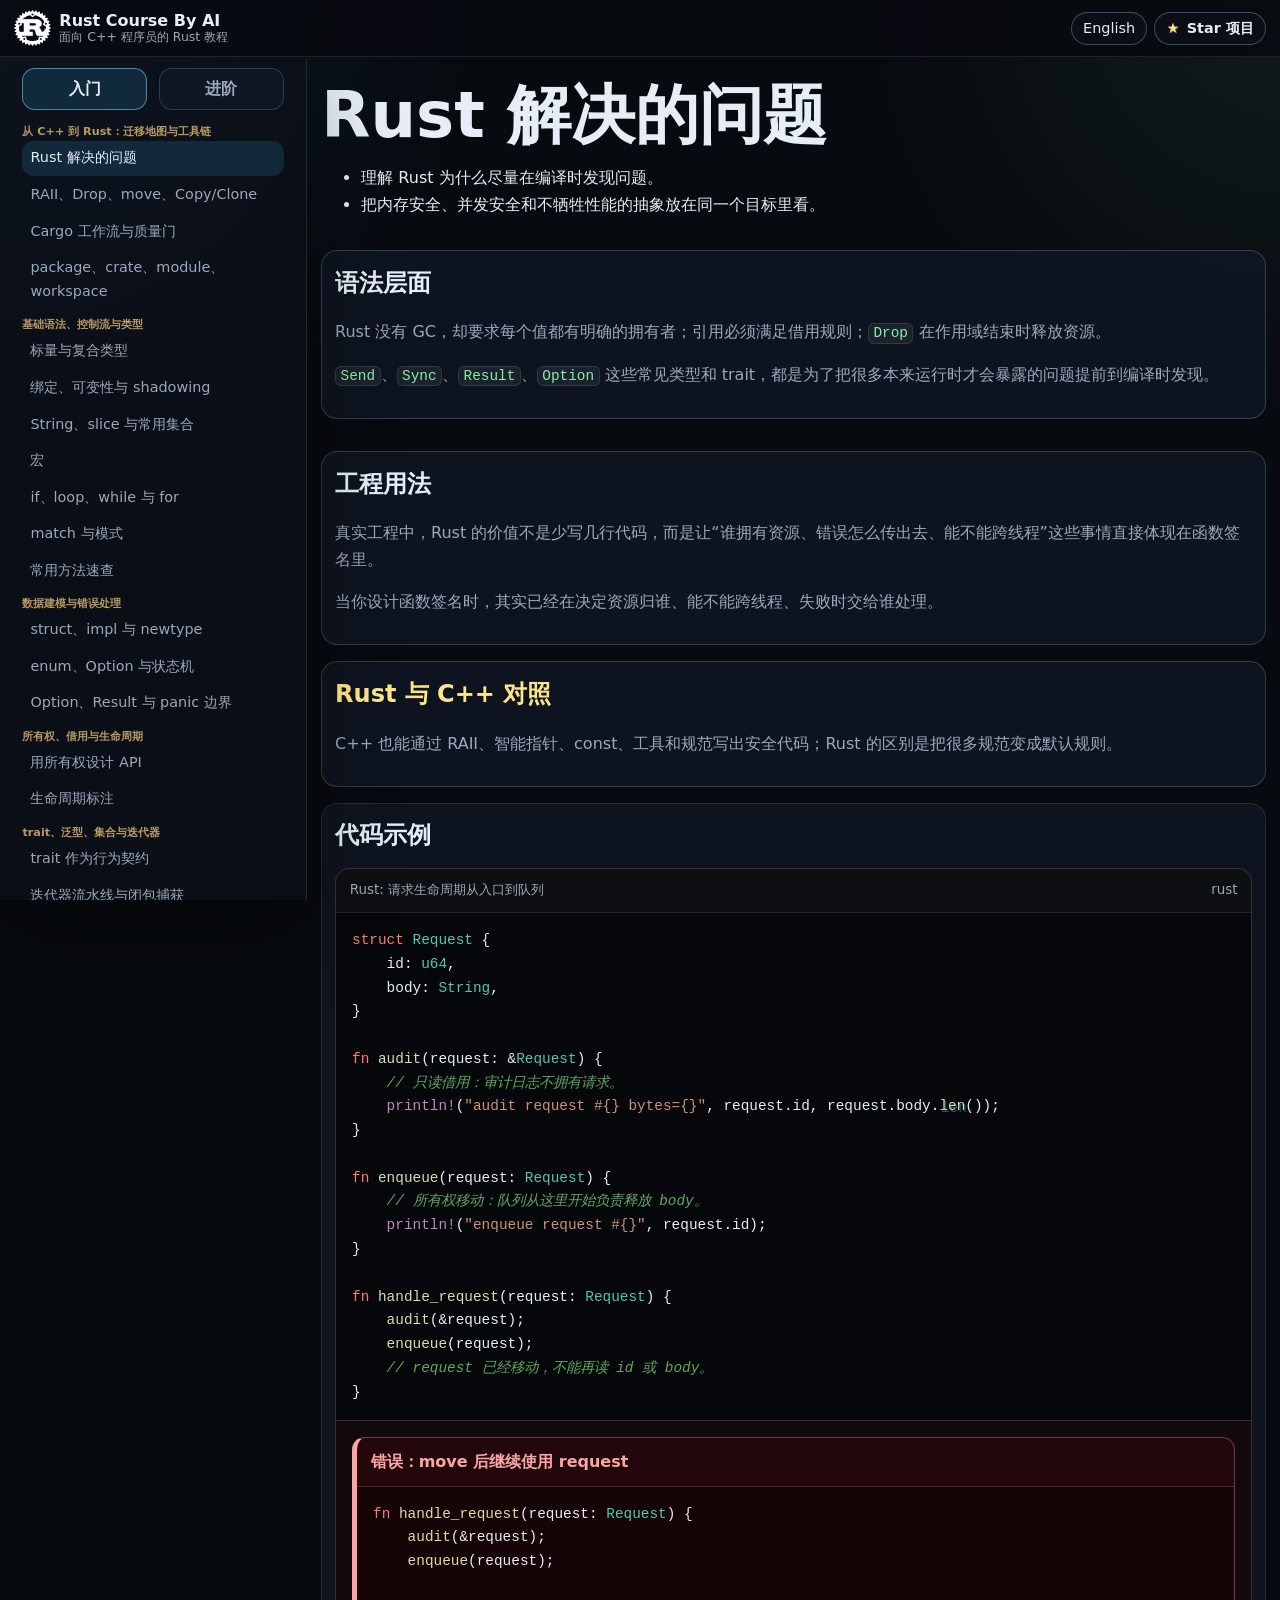
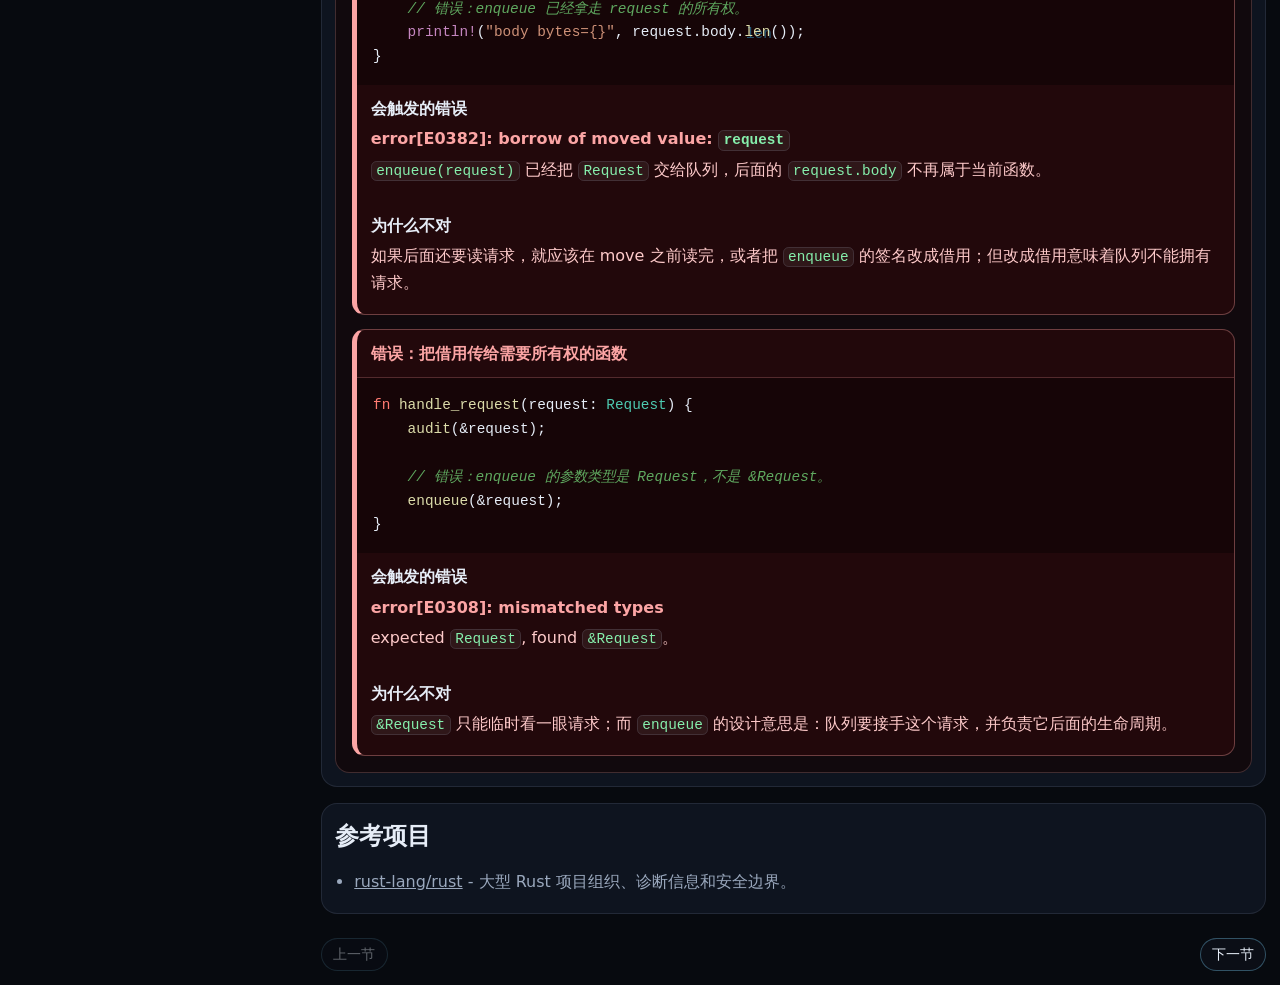
<file: index.html>
<!doctype html>
<html lang="zh">
  <head>
    <meta charset="utf-8">
    <meta name="viewport" content="width=device-width, initial-scale=1">
    <title>Rust Course By AI - Rust for C++ Engineers</title>
    <meta name="description" content="A Rust course for C++ programmers, from syntax and mental models to real engineering practice.">
    <link rel="icon" href="assets/rust-logo-favicon.svg" type="image/svg+xml">
    <link rel="stylesheet" href="assets/styles.css?v=20260718-161748">
  </head>
  <body>
    <div class="app-shell">
      <header class="site-header">
        <a class="brand" href="#rust-vs-cpp-model" aria-label="Rust Course By AI home">
          <img class="brand-mark" src="assets/rust-logo-white.svg" alt="" aria-hidden="true">
          <span>
            <strong>Rust Course By AI</strong>
            <small id="brandSubtitle">Rust for C++ Engineers</small>
          </span>
        </a>
        <div class="header-actions">
          <button id="languageToggle" class="language-toggle" type="button">中文 / English</button>
          <a
            id="starCta"
            class="repo-link star-cta"
            href="https://github.com/DexterDreeeam/RustCourseByAi"
            target="_blank"
            rel="noreferrer"
            aria-label="Star RustCourseByAi on GitHub"
          >
            <span class="star-cta-icon" aria-hidden="true">★</span>
            <span data-star-label>Star</span>
            <span class="star-cta-count" data-star-count hidden></span>
          </a>
        </div>
      </header>

      <div class="layout">
        <aside class="sidebar" aria-label="Course navigation">
          <nav id="sidebarNav"></nav>
        </aside>

        <main class="main-content">
          <article id="courseRoot" class="lesson" aria-live="polite"></article>
        </main>
      </div>
    </div>

    <noscript>
      <div class="noscript">This tutorial needs JavaScript to render the course navigation.</div>
    </noscript>

    <script src="content/course-helpers.js?v=20260718-161748"></script>
    <script src="content/references.js?v=20260718-161748"></script>
    <script src="content/beginner/01-cpp-to-rust-map.js?v=20260718-161748"></script>
    <script src="content/beginner/02-toolchain-project-shape.js?v=20260718-161748"></script>
    <script src="content/beginner/03-syntax-values-types.js?v=20260718-161748"></script>
    <script src="content/beginner/03-control-flow-patterns.js?v=20260718-161748"></script>
    <script src="content/beginner/04-ownership-borrowing-lifetimes.js?v=20260718-161748"></script>
    <script src="content/beginner/05-data-modeling.js?v=20260718-161748"></script>
    <script src="content/beginner/06-error-boundaries.js?v=20260718-161748"></script>
    <script src="content/beginner/07-traits-generics-basic.js?v=20260718-161748"></script>
    <script src="content/beginner/08-collections-iterators-closures.js?v=20260718-161748"></script>
    <script src="content/beginner/09-modules-tests-docs.js?v=20260718-161748"></script>
    <script src="content/beginner/10-beginner-capstone.js?v=20260718-161748"></script>
    <script src="content/advanced/01-workspace-architecture.js?v=20260718-161748"></script>
    <script src="content/advanced/02-public-api-semver.js?v=20260718-161748"></script>
    <script src="content/advanced/03-advanced-traits-generics.js?v=20260718-161748"></script>
    <script src="content/advanced/04-async-runtime-boundaries.js?v=20260718-161748"></script>
    <script src="content/advanced/05-concurrency-communication.js?v=20260718-161748"></script>
    <script src="content/advanced/06-observability-errors.js?v=20260718-161748"></script>
    <script src="content/advanced/07-performance-engineering.js?v=20260718-161748"></script>
    <script src="content/advanced/12-lifetimes-coercions.js?v=20260718-161748"></script>
    <script src="content/advanced/08-unsafe-ffi.js?v=20260718-161748"></script>
    <script src="content/advanced/09-macros-codegen.js?v=20260718-161748"></script>
    <script src="content/advanced/10-testing-ci-release.js?v=20260718-161748"></script>
    <script src="content/advanced/11-advanced-capstone.js?v=20260718-161748"></script>
    <script src="content/course-data.js?v=20260718-161748"></script>
    <script src="assets/app.js?v=20260718-161748"></script>
  </body>
</html>
</file>
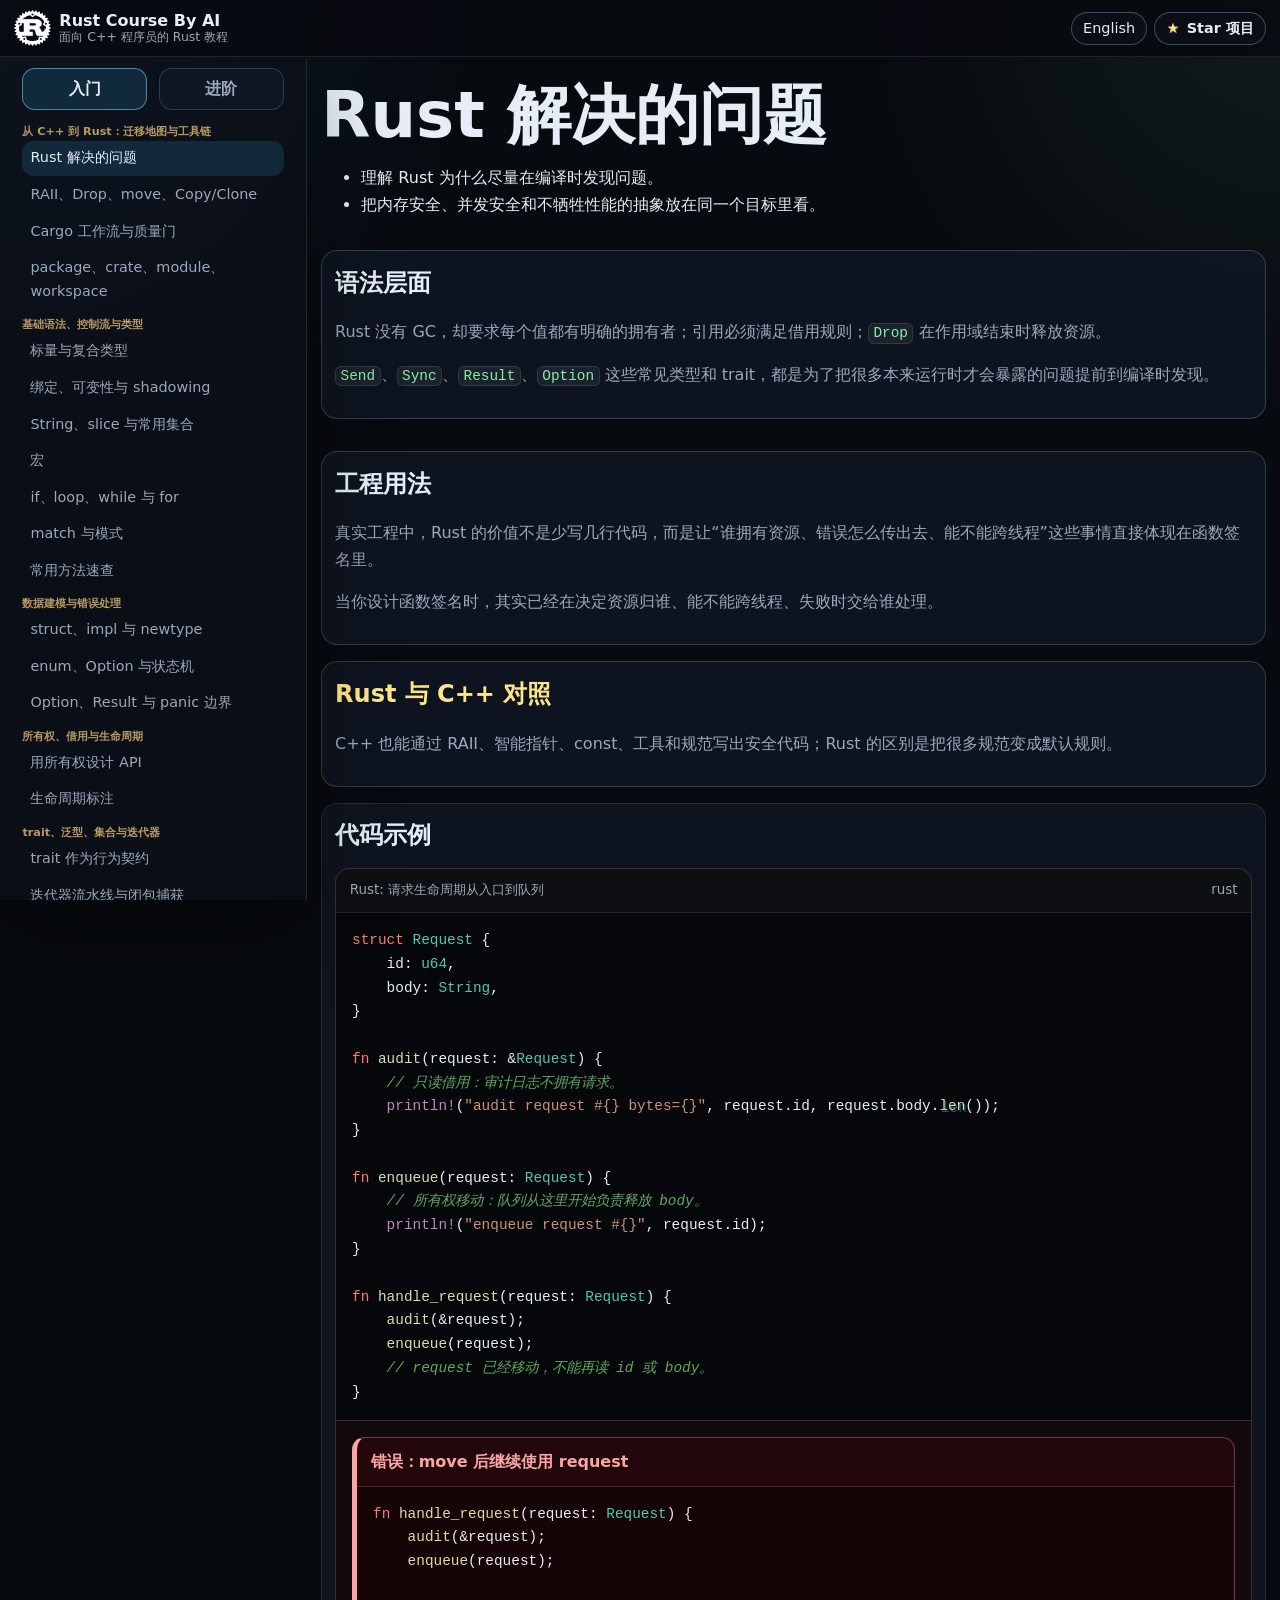
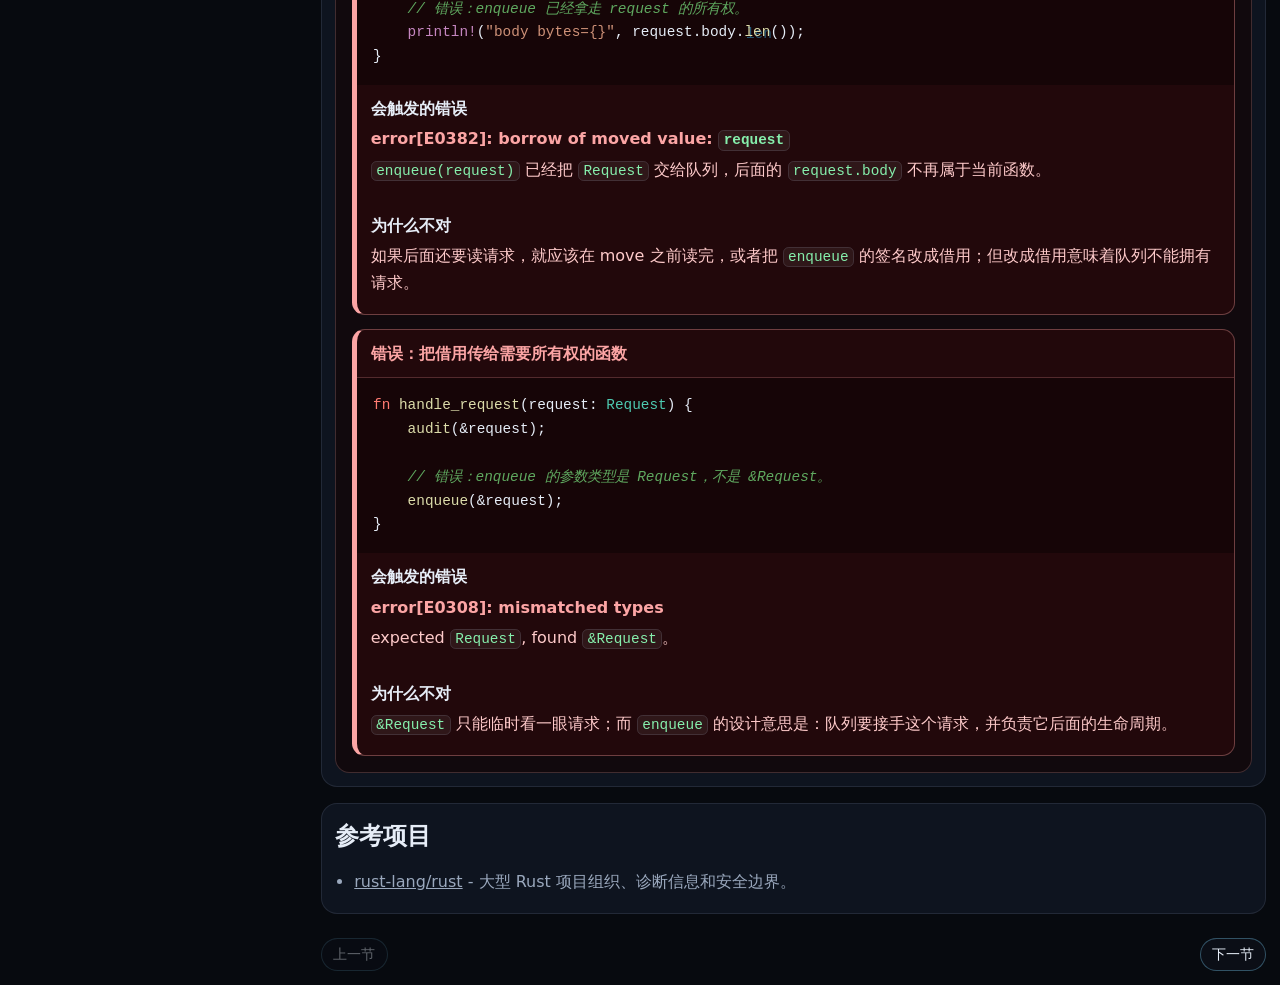
<file: docs/index.html>
<!doctype html>
<html lang="zh">
  <head>
    <meta charset="utf-8">
    <meta name="viewport" content="width=device-width, initial-scale=1">
    <title>Rust Course By AI - Rust for C++ Engineers</title>
    <meta name="description" content="A Rust course for C++ programmers, from syntax and mental models to real engineering practice.">
    <link rel="icon" href="assets/rust-logo-favicon.svg" type="image/svg+xml">
    <link rel="stylesheet" href="assets/styles.css?v=20260718-161748">
  </head>
  <body>
    <div class="app-shell">
      <header class="site-header">
        <a class="brand" href="#rust-vs-cpp-model" aria-label="Rust Course By AI home">
          <img class="brand-mark" src="assets/rust-logo-white.svg" alt="" aria-hidden="true">
          <span>
            <strong>Rust Course By AI</strong>
            <small id="brandSubtitle">Rust for C++ Engineers</small>
          </span>
        </a>
        <div class="header-actions">
          <button id="languageToggle" class="language-toggle" type="button">中文 / English</button>
          <a
            id="starCta"
            class="repo-link star-cta"
            href="https://github.com/DexterDreeeam/RustCourseByAi"
            target="_blank"
            rel="noreferrer"
            aria-label="Star RustCourseByAi on GitHub"
          >
            <span class="star-cta-icon" aria-hidden="true">★</span>
            <span data-star-label>Star</span>
            <span class="star-cta-count" data-star-count hidden></span>
          </a>
        </div>
      </header>

      <div class="layout">
        <aside class="sidebar" aria-label="Course navigation">
          <nav id="sidebarNav"></nav>
        </aside>

        <main class="main-content">
          <article id="courseRoot" class="lesson" aria-live="polite"></article>
        </main>
      </div>
    </div>

    <noscript>
      <div class="noscript">This tutorial needs JavaScript to render the course navigation.</div>
    </noscript>

    <script src="content/course-helpers.js?v=20260718-161748"></script>
    <script src="content/references.js?v=20260718-161748"></script>
    <script src="content/beginner/01-cpp-to-rust-map.js?v=20260718-161748"></script>
    <script src="content/beginner/02-toolchain-project-shape.js?v=20260718-161748"></script>
    <script src="content/beginner/03-syntax-values-types.js?v=20260718-161748"></script>
    <script src="content/beginner/03-control-flow-patterns.js?v=20260718-161748"></script>
    <script src="content/beginner/04-ownership-borrowing-lifetimes.js?v=20260718-161748"></script>
    <script src="content/beginner/05-data-modeling.js?v=20260718-161748"></script>
    <script src="content/beginner/06-error-boundaries.js?v=20260718-161748"></script>
    <script src="content/beginner/07-traits-generics-basic.js?v=20260718-161748"></script>
    <script src="content/beginner/08-collections-iterators-closures.js?v=20260718-161748"></script>
    <script src="content/beginner/09-modules-tests-docs.js?v=20260718-161748"></script>
    <script src="content/beginner/10-beginner-capstone.js?v=20260718-161748"></script>
    <script src="content/advanced/01-workspace-architecture.js?v=20260718-161748"></script>
    <script src="content/advanced/02-public-api-semver.js?v=20260718-161748"></script>
    <script src="content/advanced/03-advanced-traits-generics.js?v=20260718-161748"></script>
    <script src="content/advanced/04-async-runtime-boundaries.js?v=20260718-161748"></script>
    <script src="content/advanced/05-concurrency-communication.js?v=20260718-161748"></script>
    <script src="content/advanced/06-observability-errors.js?v=20260718-161748"></script>
    <script src="content/advanced/07-performance-engineering.js?v=20260718-161748"></script>
    <script src="content/advanced/12-lifetimes-coercions.js?v=20260718-161748"></script>
    <script src="content/advanced/08-unsafe-ffi.js?v=20260718-161748"></script>
    <script src="content/advanced/09-macros-codegen.js?v=20260718-161748"></script>
    <script src="content/advanced/10-testing-ci-release.js?v=20260718-161748"></script>
    <script src="content/advanced/11-advanced-capstone.js?v=20260718-161748"></script>
    <script src="content/course-data.js?v=20260718-161748"></script>
    <script src="assets/app.js?v=20260718-161748"></script>
  </body>
</html>
</file>
<file: assets/styles.css>
:root {
  color-scheme: dark;
  --bg: #070a0f;
  --panel: #0d1119;
  --panel-strong: #121826;
  --panel-soft: #161e2d;
  --text: #e6edf7;
  --muted: #9aa8bd;
  --nav-chapter: #b89b63;
  --line: #263247;
  --accent: #7dd3fc;
  --accent-strong: #38bdf8;
  --accent-soft: rgba(56, 189, 248, 0.14);
  --green: #86efac;
  --yellow: #fde68a;
  --red: #fca5a5;
  --code: #05070b;
  --shadow: 0 24px 80px rgba(0, 0, 0, 0.35);
  --page-gutter: clamp(0.65rem, 1.1vw, 1.2rem);
  --sidebar-width: clamp(17rem, 24vw, 20rem);
  --sidebar-rail-width: var(--sidebar-width);
  --header-height: 3.65rem;
}

* {
  box-sizing: border-box;
}

html {
  scroll-behavior: smooth;
}

body {
  margin: 0;
  min-height: 100vh;
  background:
    radial-gradient(circle at top left, rgba(56, 189, 248, 0.12), transparent 30rem),
    radial-gradient(circle at top right, rgba(134, 239, 172, 0.08), transparent 26rem),
    var(--bg);
  color: var(--text);
  font-family: Inter, ui-sans-serif, system-ui, -apple-system, BlinkMacSystemFont, "Segoe UI", sans-serif;
  line-height: 1.65;
}

a {
  color: inherit;
}

.app-shell {
  min-height: 100vh;
  padding-top: var(--header-height);
  transition: padding-top 220ms ease;
}

.header-hidden .app-shell {
  padding-top: 0;
}

.site-header {
  position: fixed;
  top: 0;
  left: 0;
  right: 0;
  z-index: 20;
  display: flex;
  align-items: center;
  justify-content: space-between;
  gap: 0.75rem;
  padding: 0.62rem var(--page-gutter);
  border-bottom: 1px solid rgba(148, 163, 184, 0.16);
  background: rgba(7, 10, 15, 0.88);
  backdrop-filter: blur(16px);
  transform: translateY(0);
  transition: transform 220ms ease, opacity 220ms ease;
}

.header-hidden .site-header {
  opacity: 0;
  pointer-events: none;
  transform: translateY(-110%);
}

.brand {
  display: inline-flex;
  align-items: center;
  gap: 0.55rem;
  text-decoration: none;
}

.brand-mark {
  display: block;
  width: 2.28rem;
  height: 2.28rem;
  animation: rust-logo-spin 12s linear infinite;
  object-fit: contain;
  transform-origin: center;
}

@keyframes rust-logo-spin {
  from {
    transform: rotate(0deg);
  }

  to {
    transform: rotate(360deg);
  }
}

.brand strong,
.brand small {
  display: block;
  line-height: 1.14;
}

.brand small {
  color: var(--muted);
  font-size: 0.78rem;
}

.header-actions {
  display: flex;
  align-items: center;
  gap: 0.45rem;
}

.language-toggle,
.repo-link,
.nav-button {
  border: 1px solid rgba(125, 211, 252, 0.34);
  border-radius: 999px;
  background: rgba(13, 17, 25, 0.82);
  color: var(--text);
  cursor: pointer;
  font: inherit;
  font-size: 0.9rem;
  line-height: 1.2;
  padding: 0.42rem 0.7rem;
  text-decoration: none;
  transition: border-color 160ms ease, background 160ms ease, transform 160ms ease;
}

.star-cta {
  display: inline-flex;
  align-items: center;
  gap: 0.45rem;
  font-weight: 800;
}

.star-cta-icon {
  color: var(--yellow);
  line-height: 1;
  text-shadow: 1px 1px 0 rgba(253, 230, 138, 0.26);
}

.star-cta-count {
  border-left: 1px solid rgba(148, 163, 184, 0.22);
  color: var(--yellow);
  font-variant-numeric: tabular-nums;
  margin-left: 0.1rem;
  padding-left: 0.45rem;
}

.star-cta-acknowledged {
  border-color: rgba(134, 239, 172, 0.45);
  background: rgba(134, 239, 172, 0.1);
}

.language-toggle:hover,
.repo-link:hover,
.nav-button:hover {
  border-color: var(--accent);
  background: var(--accent-soft);
  transform: translateY(-1px);
}

.layout {
  display: grid;
  grid-template-columns: var(--sidebar-rail-width) minmax(0, 1fr);
  gap: var(--page-gutter);
  padding: var(--page-gutter) var(--page-gutter) var(--page-gutter) 0;
}

.sidebar {
  position: fixed;
  top: var(--header-height);
  bottom: 0;
  left: 0;
  z-index: 10;
  width: var(--sidebar-rail-width);
  max-height: none;
  overflow: auto;
  scrollbar-gutter: stable both-edges;
  scrollbar-width: thin;
  scrollbar-color: rgba(148, 163, 184, 0.35) transparent;
  border: 1px solid rgba(148, 163, 184, 0.16);
  border-top: 0;
  border-bottom: 0;
  border-left: 0;
  border-radius: 0;
  background: rgba(13, 17, 25, 0.76);
  box-shadow: var(--shadow);
  padding: clamp(0.56rem, 0.75vw, 0.8rem) 0.78rem 0.9rem;
  transition: top 220ms ease;
}

.sidebar::-webkit-scrollbar {
  width: 8px;
}

.sidebar::-webkit-scrollbar-track {
  background: transparent;
}

.sidebar::-webkit-scrollbar-thumb {
  background: rgba(148, 163, 184, 0.35);
  border-radius: 999px;
}

.sidebar::-webkit-scrollbar-thumb:hover {
  background: rgba(148, 163, 184, 0.55);
}

.header-hidden .sidebar {
  top: 0;
}

.part-tabs {
  display: grid;
  grid-template-columns: repeat(2, minmax(0, 1fr));
  gap: 0.75rem;
  margin-bottom: 0.95rem;
}

.part-tab {
  border: 1px solid rgba(125, 211, 252, 0.22);
  border-radius: 0.8rem;
  background: rgba(18, 24, 38, 0.76);
  color: var(--muted);
  cursor: pointer;
  font: inherit;
  font-weight: 800;
  padding: 0.42rem 0.55rem;
}

.part-tab:hover,
.part-tab.active {
  border-color: rgba(125, 211, 252, 0.55);
  background: var(--accent-soft);
  color: var(--text);
}

.nav-part {
  margin-bottom: 1rem;
}

.nav-chapter-title {
  color: var(--nav-chapter);
  font-size: 0.7rem;
  font-weight: 700;
  line-height: 1.2;
  margin: 0.55rem 0 0.15rem;
}

.nav-section {
  display: block;
  width: 100%;
  border: 0;
  border-radius: 0.75rem;
  background: transparent;
  color: var(--muted);
  cursor: pointer;
  font: inherit;
  font-size: 0.9rem;
  margin: 0.1rem 0;
  padding: 0.35rem 0.5rem;
  text-align: left;
}

.nav-section:hover,
.nav-section.active {
  background: var(--accent-soft);
  color: var(--text);
}

.main-content {
  grid-column: 2;
  min-width: 0;
}

.lesson {
  background: transparent;
}

.lesson h1 {
  font-size: clamp(2rem, 5vw, 4rem);
  line-height: 1.05;
  margin: 0.6rem 0 1rem;
}

.lesson p {
  color: var(--muted);
}

.content-card,
.comparison-card,
.examples,
.references {
  border: 1px solid rgba(148, 163, 184, 0.15);
  border-radius: 1rem;
  background: rgba(18, 24, 38, 0.76);
}

.lesson {
  padding: 0;
}

.lesson-grid {
  display: grid;
  grid-template-columns: repeat(auto-fit, minmax(min(100%, 32rem), 1fr));
  gap: 1rem;
}

.content-card,
.comparison-card,
.examples,
.references {
  margin-top: 1rem;
  padding: 0.8rem;
}

.content-card h2,
.comparison-card h2,
.examples h2,
.references h2 {
  margin: 0 0 0.75rem;
}

.content-card.syntax {
  border-color: rgba(125, 211, 252, 0.24);
}

.content-card.engineering {
  border-color: rgba(134, 239, 172, 0.22);
}

.comparison-card {
  border-color: rgba(253, 230, 138, 0.2);
}

.comparison-card h2 {
  color: var(--yellow);
}

.content-card ul,
.references ul {
  margin: 0;
  padding-left: 1.2rem;
}

.content-card li,
.references li {
  color: var(--muted);
  margin: 0.35rem 0;
}

.examples-grid {
  display: grid;
  gap: 1rem;
}

.explanation-card {
  border: 1px solid rgba(125, 211, 252, 0.18);
  border-radius: 0.9rem;
  background: rgba(18, 24, 38, 0.64);
  padding: 0.75rem;
}

.explanation-card h3 {
  color: var(--accent);
  margin: 0 0 0.7rem;
}

.explanation-card p {
  margin: 0.45rem 0;
}

.example-diagram {
  border: 1px solid rgba(148, 163, 184, 0.16);
  border-radius: 0.75rem;
  background: var(--code);
  color: var(--text);
  margin-top: 0.9rem;
}

.file-tree-card {
  grid-column: 1 / -1;
}

.file-tree-panel {
  overflow: hidden;
  border: 1px solid rgba(148, 163, 184, 0.16);
  border-radius: 0.7rem;
  background: rgba(5, 7, 11, 0.46);
  margin-top: 0.65rem;
}

.file-tree-root {
  display: flex;
  align-items: center;
  gap: 0.55rem;
  border-bottom: 1px solid rgba(148, 163, 184, 0.14);
  background: rgba(2, 6, 23, 0.32);
  padding: 0.34rem 0.55rem;
}

.file-tree-root-icon,
.file-tree-dir .file-tree-badge,
.file-tree-file .file-tree-badge {
  display: inline-flex;
  align-items: center;
  justify-content: center;
}

.file-tree-root-icon {
  width: 0.58rem;
  height: 0.58rem;
  border: 1px solid var(--accent);
  border-radius: 0.18rem;
}

.file-tree-list {
  display: grid;
  margin: 0;
  padding: 0.18rem 0.45rem;
}

.file-tree-item {
  display: flex;
  align-items: center;
  border-bottom: 1px solid rgba(148, 163, 184, 0.08);
  border-radius: 0.35rem;
  outline: none;
  padding: 0.16rem 0.18rem 0.16rem calc(0.18rem + var(--tree-indent, 0rem));
}

.file-tree-item:hover,
.file-tree-item:focus-visible {
  background: rgba(125, 211, 252, 0.06);
}

.file-tree-node {
  display: inline-flex;
  align-items: center;
  gap: 0.55rem;
  min-width: 0;
}

.file-tree-badge {
  min-width: 2.35rem;
  border: 1px solid rgba(148, 163, 184, 0.2);
  border-radius: 0.35rem;
  color: var(--muted);
  font-size: 0.58rem;
  font-weight: 900;
  letter-spacing: 0.06em;
  padding: 0.08rem 0.3rem;
  text-transform: uppercase;
}

.file-tree-dir .file-tree-badge {
  border-color: rgba(253, 230, 138, 0.34);
  color: var(--yellow);
}

.file-tree-dir code {
  color: var(--yellow);
}

.file-tree-file .file-tree-badge {
  border-color: rgba(134, 239, 172, 0.22);
  color: var(--green);
}

.file-tree-file code {
  color: var(--green);
}

.file-tree-tooltip {
  position: fixed;
  z-index: 1200;
  max-width: min(30rem, calc(100vw - 1rem));
  border: 1px solid rgba(125, 211, 252, 0.28);
  border-radius: 0.7rem;
  background: var(--panel-strong);
  box-shadow: 0 18px 48px rgba(0, 0, 0, 0.5);
  padding: 0.65rem 0.75rem;
  color: var(--text);
  font-size: 0.84rem;
  line-height: 1.55;
  pointer-events: none;
}

.file-tree-tooltip[hidden] {
  display: none;
}

.file-tree-tooltip code {
  border: 1px solid rgba(148, 163, 184, 0.18);
  border-radius: 0.35rem;
  background: rgba(255, 255, 255, 0.06);
  color: var(--green);
  padding: 0.08rem 0.28rem;
}

.table-card {
  grid-column: 1 / -1;
}

.table-scroll {
  overflow-x: auto;
  margin-top: 0.8rem;
}

.table-search {
  display: grid;
  gap: 0.4rem;
  color: var(--muted);
  font-size: 0.9rem;
  margin: 0.4rem 0 0.8rem;
}

.table-search-input {
  width: min(100%, 32rem);
  border: 1px solid rgba(125, 211, 252, 0.34);
  border-radius: 999px;
  background: rgba(5, 7, 11, 0.72);
  color: var(--text);
  font: inherit;
  padding: 0.65rem 0.9rem;
}

.table-search-input:focus {
  border-color: var(--accent);
  outline: 2px solid rgba(125, 211, 252, 0.2);
}

.compare-table {
  width: 100%;
  border-collapse: collapse;
  font-size: 0.9rem;
}

.searchable-table {
  min-width: 70rem;
}

.method-search-results,
.method-table-groups {
  display: grid;
  gap: 1rem;
}

.method-search-results[hidden],
.method-table-groups[hidden] {
  display: none;
}

.method-search-results h4,
.method-table-group h4 {
  color: var(--accent);
  margin: 0.2rem 0 0.4rem;
}

.method-table-group {
  border-top: 1px solid rgba(148, 163, 184, 0.16);
  padding-top: 0.9rem;
}

.method-result-table,
.method-group-table {
  min-width: 52rem;
}

.compare-table th,
.compare-table td {
  border: 1px solid rgba(148, 163, 184, 0.18);
  padding: 0.5rem 0.7rem;
  text-align: left;
  vertical-align: top;
}

.source-summary-row {
  cursor: pointer;
}

.source-summary-row:hover {
  background: rgba(125, 211, 252, 0.08);
}

.source-toggle {
  border: 0;
  background: transparent;
  color: var(--accent);
  cursor: pointer;
  font: inherit;
  font-weight: 800;
  padding: 0;
  text-align: left;
}

.source-toggle::before {
  content: "▸";
  display: inline-block;
  margin-right: 0.4rem;
  transition: transform 140ms ease;
}

.source-summary-row[aria-expanded="true"] .source-toggle::before {
  transform: rotate(90deg);
}

.source-code-row pre {
  margin: 0;
  max-height: min(62vh, 42rem);
}

.compare-table thead th {
  background: rgba(56, 189, 248, 0.1);
  color: var(--text);
  font-weight: 700;
}

.compare-table tbody tr:nth-child(even) {
  background: rgba(148, 163, 184, 0.05);
}

.compare-table tr[hidden] {
  display: none;
}

.compare-table code {
  white-space: nowrap;
}

.compare-table .source-code-row code {
  display: block;
  white-space: pre;
}

.method-signature-code {
  color: var(--text);
}

.code-card {
  overflow: hidden;
  border: 1px solid rgba(148, 163, 184, 0.16);
  border-radius: 0.9rem;
  background: var(--code);
}

.code-card.has-mistakes {
  border-color: rgba(252, 165, 165, 0.24);
}

.code-header {
  display: flex;
  justify-content: space-between;
  gap: 1rem;
  border-bottom: 1px solid rgba(148, 163, 184, 0.14);
  background: rgba(255, 255, 255, 0.03);
  color: var(--muted);
  font-size: 0.84rem;
  padding: 0.65rem 0.85rem;
}

pre {
  margin: 0;
  overflow: auto;
  padding: 1rem;
}

.mistake-list {
  display: grid;
  gap: 0.9rem;
  border-top: 1px solid rgba(252, 165, 165, 0.2);
  background: rgba(127, 29, 29, 0.1);
  padding: 1rem;
}

.mistake-card {
  overflow: hidden;
  border: 1px solid rgba(252, 165, 165, 0.35);
  border-left: 0.35rem solid var(--red);
  border-radius: 0.8rem;
  background: rgba(69, 10, 10, 0.34);
}

.mistake-title {
  border-bottom: 1px solid rgba(252, 165, 165, 0.22);
  color: var(--red);
  font-weight: 800;
  padding: 0.65rem 0.85rem;
}

.mistake-code {
  background: rgba(0, 0, 0, 0.34);
}

.mistake-detail {
  padding: 0 0.85rem 0.85rem;
}

.mistake-detail strong {
  display: block;
  color: var(--text);
  margin: 0.7rem 0 0.25rem;
}

.mistake-detail p {
  color: #fecaca;
  margin: 0.25rem 0;
}

.mistake-error p:first-of-type {
  color: var(--red);
  font-weight: 800;
}

code {
  font-family: "Cascadia Code", "SFMono-Regular", Consolas, "Liberation Mono", "Microsoft YaHei", "PingFang SC", "Hiragino Sans GB", "Noto Sans CJK SC", "Noto Sans SC", monospace;
  font-feature-settings: "liga" 0, "calt" 0;
  font-size: 0.9rem;
  font-variant-ligatures: none;
}

.tok-comment {
  color: #5fa85f;
  font-style: italic;
}

.tok-keyword {
  color: #ff7b72;
}

.tok-type {
  color: #4ec9b0;
}

.tok-fn {
  color: #dcdcaa;
}

.method-ref {
  border-radius: 0.25rem;
  cursor: help;
  text-shadow: 1.5px 1.5px 0 rgba(56, 189, 248, 0.45);
  transition: text-shadow 140ms ease, background 140ms ease, box-shadow 140ms ease;
}

.ident-highlight {
  border-radius: 0.2rem;
  background: rgba(125, 211, 252, 0.2);
  box-shadow: 0 0 0 1px rgba(125, 211, 252, 0.25);
}

.method-ref:hover,
.method-ref:focus-visible {
  background: rgba(56, 189, 248, 0.14);
  box-shadow: 0 0 0 0.12rem rgba(56, 189, 248, 0.22);
  text-shadow: 1px 1px 0 rgba(56, 189, 248, 0.3);
  outline: none;
}

.method-tooltip {
  position: fixed;
  z-index: 1200;
  max-width: min(28rem, calc(100vw - 1rem));
  border: 1px solid rgba(125, 211, 252, 0.28);
  border-radius: 0.7rem;
  background: var(--panel-strong);
  box-shadow: 0 18px 48px rgba(0, 0, 0, 0.5);
  padding: 0.7rem 0.8rem;
  color: var(--text);
  font-size: 0.84rem;
  line-height: 1.55;
  pointer-events: none;
}

.method-tooltip[hidden] {
  display: none;
}

.method-tooltip-item {
  display: flex;
  flex-direction: column;
  gap: 0.2rem;
}

.method-tooltip-item + .method-tooltip-item {
  margin-top: 0.6rem;
  padding-top: 0.6rem;
  border-top: 1px solid rgba(148, 163, 184, 0.18);
}

.method-tooltip-sig {
  display: block;
  white-space: pre-wrap;
  word-break: break-word;
}

.method-tooltip-group {
  font-size: 0.72rem;
  font-weight: 800;
  letter-spacing: 0.05em;
  text-transform: uppercase;
  color: var(--accent);
}

.method-tooltip-note {
  color: var(--muted);
}

.tok-macro {
  color: #c586c0;
}

.tok-string {
  color: #ce9178;
}

.tok-number {
  color: #b5cea8;
}

.tok-lifetime {
  color: #ffa657;
}

.tok-literal {
  color: #569cd6;
}

.tok-attribute {
  color: #9aa8bd;
}

p code,
li code {
  border: 1px solid rgba(148, 163, 184, 0.18);
  border-radius: 0.35rem;
  background: rgba(255, 255, 255, 0.06);
  color: var(--green);
  padding: 0.08rem 0.28rem;
}

.lesson-footer {
  display: flex;
  justify-content: space-between;
  gap: 1rem;
  margin-top: 1.5rem;
}

.nav-button[disabled] {
  cursor: not-allowed;
  opacity: 0.4;
  transform: none;
}

.noscript {
  background: var(--red);
  color: #1f0a0a;
  padding: 1rem;
}

@media (max-width: 980px) {
  .layout {
    gap: var(--page-gutter);
    grid-template-columns: 1fr;
    padding: var(--page-gutter);
  }

  .sidebar {
    position: static;
    width: auto;
    max-height: none;
  }

  .main-content {
    grid-column: auto;
  }

  .lesson-grid {
    grid-template-columns: 1fr;
  }
}

@media (max-width: 640px) {
  .site-header {
    align-items: flex-start;
    flex-direction: column;
  }

  .header-actions,
  .lesson-footer {
    width: 100%;
  }

  .language-toggle,
  .repo-link,
  .nav-button {
    justify-content: center;
    text-align: center;
    flex: 1;
  }

  .file-tree-item {
    display: flex;
  }
}
</file>
<file: docs/assets/styles.css>
:root {
  color-scheme: dark;
  --bg: #070a0f;
  --panel: #0d1119;
  --panel-strong: #121826;
  --panel-soft: #161e2d;
  --text: #e6edf7;
  --muted: #9aa8bd;
  --nav-chapter: #b89b63;
  --line: #263247;
  --accent: #7dd3fc;
  --accent-strong: #38bdf8;
  --accent-soft: rgba(56, 189, 248, 0.14);
  --green: #86efac;
  --yellow: #fde68a;
  --red: #fca5a5;
  --code: #05070b;
  --shadow: 0 24px 80px rgba(0, 0, 0, 0.35);
  --page-gutter: clamp(0.65rem, 1.1vw, 1.2rem);
  --sidebar-width: clamp(17rem, 24vw, 20rem);
  --sidebar-rail-width: var(--sidebar-width);
  --header-height: 3.65rem;
}

* {
  box-sizing: border-box;
}

html {
  scroll-behavior: smooth;
}

body {
  margin: 0;
  min-height: 100vh;
  background:
    radial-gradient(circle at top left, rgba(56, 189, 248, 0.12), transparent 30rem),
    radial-gradient(circle at top right, rgba(134, 239, 172, 0.08), transparent 26rem),
    var(--bg);
  color: var(--text);
  font-family: Inter, ui-sans-serif, system-ui, -apple-system, BlinkMacSystemFont, "Segoe UI", sans-serif;
  line-height: 1.65;
}

a {
  color: inherit;
}

.app-shell {
  min-height: 100vh;
  padding-top: var(--header-height);
  transition: padding-top 220ms ease;
}

.header-hidden .app-shell {
  padding-top: 0;
}

.site-header {
  position: fixed;
  top: 0;
  left: 0;
  right: 0;
  z-index: 20;
  display: flex;
  align-items: center;
  justify-content: space-between;
  gap: 0.75rem;
  padding: 0.62rem var(--page-gutter);
  border-bottom: 1px solid rgba(148, 163, 184, 0.16);
  background: rgba(7, 10, 15, 0.88);
  backdrop-filter: blur(16px);
  transform: translateY(0);
  transition: transform 220ms ease, opacity 220ms ease;
}

.header-hidden .site-header {
  opacity: 0;
  pointer-events: none;
  transform: translateY(-110%);
}

.brand {
  display: inline-flex;
  align-items: center;
  gap: 0.55rem;
  text-decoration: none;
}

.brand-mark {
  display: block;
  width: 2.28rem;
  height: 2.28rem;
  animation: rust-logo-spin 12s linear infinite;
  object-fit: contain;
  transform-origin: center;
}

@keyframes rust-logo-spin {
  from {
    transform: rotate(0deg);
  }

  to {
    transform: rotate(360deg);
  }
}

.brand strong,
.brand small {
  display: block;
  line-height: 1.14;
}

.brand small {
  color: var(--muted);
  font-size: 0.78rem;
}

.header-actions {
  display: flex;
  align-items: center;
  gap: 0.45rem;
}

.language-toggle,
.repo-link,
.nav-button {
  border: 1px solid rgba(125, 211, 252, 0.34);
  border-radius: 999px;
  background: rgba(13, 17, 25, 0.82);
  color: var(--text);
  cursor: pointer;
  font: inherit;
  font-size: 0.9rem;
  line-height: 1.2;
  padding: 0.42rem 0.7rem;
  text-decoration: none;
  transition: border-color 160ms ease, background 160ms ease, transform 160ms ease;
}

.star-cta {
  display: inline-flex;
  align-items: center;
  gap: 0.45rem;
  font-weight: 800;
}

.star-cta-icon {
  color: var(--yellow);
  line-height: 1;
  text-shadow: 1px 1px 0 rgba(253, 230, 138, 0.26);
}

.star-cta-count {
  border-left: 1px solid rgba(148, 163, 184, 0.22);
  color: var(--yellow);
  font-variant-numeric: tabular-nums;
  margin-left: 0.1rem;
  padding-left: 0.45rem;
}

.star-cta-acknowledged {
  border-color: rgba(134, 239, 172, 0.45);
  background: rgba(134, 239, 172, 0.1);
}

.language-toggle:hover,
.repo-link:hover,
.nav-button:hover {
  border-color: var(--accent);
  background: var(--accent-soft);
  transform: translateY(-1px);
}

.layout {
  display: grid;
  grid-template-columns: var(--sidebar-rail-width) minmax(0, 1fr);
  gap: var(--page-gutter);
  padding: var(--page-gutter) var(--page-gutter) var(--page-gutter) 0;
}

.sidebar {
  position: fixed;
  top: var(--header-height);
  bottom: 0;
  left: 0;
  z-index: 10;
  width: var(--sidebar-rail-width);
  max-height: none;
  overflow: auto;
  scrollbar-gutter: stable both-edges;
  scrollbar-width: thin;
  scrollbar-color: rgba(148, 163, 184, 0.35) transparent;
  border: 1px solid rgba(148, 163, 184, 0.16);
  border-top: 0;
  border-bottom: 0;
  border-left: 0;
  border-radius: 0;
  background: rgba(13, 17, 25, 0.76);
  box-shadow: var(--shadow);
  padding: clamp(0.56rem, 0.75vw, 0.8rem) 0.78rem 0.9rem;
  transition: top 220ms ease;
}

.sidebar::-webkit-scrollbar {
  width: 8px;
}

.sidebar::-webkit-scrollbar-track {
  background: transparent;
}

.sidebar::-webkit-scrollbar-thumb {
  background: rgba(148, 163, 184, 0.35);
  border-radius: 999px;
}

.sidebar::-webkit-scrollbar-thumb:hover {
  background: rgba(148, 163, 184, 0.55);
}

.header-hidden .sidebar {
  top: 0;
}

.part-tabs {
  display: grid;
  grid-template-columns: repeat(2, minmax(0, 1fr));
  gap: 0.75rem;
  margin-bottom: 0.95rem;
}

.part-tab {
  border: 1px solid rgba(125, 211, 252, 0.22);
  border-radius: 0.8rem;
  background: rgba(18, 24, 38, 0.76);
  color: var(--muted);
  cursor: pointer;
  font: inherit;
  font-weight: 800;
  padding: 0.42rem 0.55rem;
}

.part-tab:hover,
.part-tab.active {
  border-color: rgba(125, 211, 252, 0.55);
  background: var(--accent-soft);
  color: var(--text);
}

.nav-part {
  margin-bottom: 1rem;
}

.nav-chapter-title {
  color: var(--nav-chapter);
  font-size: 0.7rem;
  font-weight: 700;
  line-height: 1.2;
  margin: 0.55rem 0 0.15rem;
}

.nav-section {
  display: block;
  width: 100%;
  border: 0;
  border-radius: 0.75rem;
  background: transparent;
  color: var(--muted);
  cursor: pointer;
  font: inherit;
  font-size: 0.9rem;
  margin: 0.1rem 0;
  padding: 0.35rem 0.5rem;
  text-align: left;
}

.nav-section:hover,
.nav-section.active {
  background: var(--accent-soft);
  color: var(--text);
}

.main-content {
  grid-column: 2;
  min-width: 0;
}

.lesson {
  background: transparent;
}

.lesson h1 {
  font-size: clamp(2rem, 5vw, 4rem);
  line-height: 1.05;
  margin: 0.6rem 0 1rem;
}

.lesson p {
  color: var(--muted);
}

.content-card,
.comparison-card,
.examples,
.references {
  border: 1px solid rgba(148, 163, 184, 0.15);
  border-radius: 1rem;
  background: rgba(18, 24, 38, 0.76);
}

.lesson {
  padding: 0;
}

.lesson-grid {
  display: grid;
  grid-template-columns: repeat(auto-fit, minmax(min(100%, 32rem), 1fr));
  gap: 1rem;
}

.content-card,
.comparison-card,
.examples,
.references {
  margin-top: 1rem;
  padding: 0.8rem;
}

.content-card h2,
.comparison-card h2,
.examples h2,
.references h2 {
  margin: 0 0 0.75rem;
}

.content-card.syntax {
  border-color: rgba(125, 211, 252, 0.24);
}

.content-card.engineering {
  border-color: rgba(134, 239, 172, 0.22);
}

.comparison-card {
  border-color: rgba(253, 230, 138, 0.2);
}

.comparison-card h2 {
  color: var(--yellow);
}

.content-card ul,
.references ul {
  margin: 0;
  padding-left: 1.2rem;
}

.content-card li,
.references li {
  color: var(--muted);
  margin: 0.35rem 0;
}

.examples-grid {
  display: grid;
  gap: 1rem;
}

.explanation-card {
  border: 1px solid rgba(125, 211, 252, 0.18);
  border-radius: 0.9rem;
  background: rgba(18, 24, 38, 0.64);
  padding: 0.75rem;
}

.explanation-card h3 {
  color: var(--accent);
  margin: 0 0 0.7rem;
}

.explanation-card p {
  margin: 0.45rem 0;
}

.example-diagram {
  border: 1px solid rgba(148, 163, 184, 0.16);
  border-radius: 0.75rem;
  background: var(--code);
  color: var(--text);
  margin-top: 0.9rem;
}

.file-tree-card {
  grid-column: 1 / -1;
}

.file-tree-panel {
  overflow: hidden;
  border: 1px solid rgba(148, 163, 184, 0.16);
  border-radius: 0.7rem;
  background: rgba(5, 7, 11, 0.46);
  margin-top: 0.65rem;
}

.file-tree-root {
  display: flex;
  align-items: center;
  gap: 0.55rem;
  border-bottom: 1px solid rgba(148, 163, 184, 0.14);
  background: rgba(2, 6, 23, 0.32);
  padding: 0.34rem 0.55rem;
}

.file-tree-root-icon,
.file-tree-dir .file-tree-badge,
.file-tree-file .file-tree-badge {
  display: inline-flex;
  align-items: center;
  justify-content: center;
}

.file-tree-root-icon {
  width: 0.58rem;
  height: 0.58rem;
  border: 1px solid var(--accent);
  border-radius: 0.18rem;
}

.file-tree-list {
  display: grid;
  margin: 0;
  padding: 0.18rem 0.45rem;
}

.file-tree-item {
  display: flex;
  align-items: center;
  border-bottom: 1px solid rgba(148, 163, 184, 0.08);
  border-radius: 0.35rem;
  outline: none;
  padding: 0.16rem 0.18rem 0.16rem calc(0.18rem + var(--tree-indent, 0rem));
}

.file-tree-item:hover,
.file-tree-item:focus-visible {
  background: rgba(125, 211, 252, 0.06);
}

.file-tree-node {
  display: inline-flex;
  align-items: center;
  gap: 0.55rem;
  min-width: 0;
}

.file-tree-badge {
  min-width: 2.35rem;
  border: 1px solid rgba(148, 163, 184, 0.2);
  border-radius: 0.35rem;
  color: var(--muted);
  font-size: 0.58rem;
  font-weight: 900;
  letter-spacing: 0.06em;
  padding: 0.08rem 0.3rem;
  text-transform: uppercase;
}

.file-tree-dir .file-tree-badge {
  border-color: rgba(253, 230, 138, 0.34);
  color: var(--yellow);
}

.file-tree-dir code {
  color: var(--yellow);
}

.file-tree-file .file-tree-badge {
  border-color: rgba(134, 239, 172, 0.22);
  color: var(--green);
}

.file-tree-file code {
  color: var(--green);
}

.file-tree-tooltip {
  position: fixed;
  z-index: 1200;
  max-width: min(30rem, calc(100vw - 1rem));
  border: 1px solid rgba(125, 211, 252, 0.28);
  border-radius: 0.7rem;
  background: var(--panel-strong);
  box-shadow: 0 18px 48px rgba(0, 0, 0, 0.5);
  padding: 0.65rem 0.75rem;
  color: var(--text);
  font-size: 0.84rem;
  line-height: 1.55;
  pointer-events: none;
}

.file-tree-tooltip[hidden] {
  display: none;
}

.file-tree-tooltip code {
  border: 1px solid rgba(148, 163, 184, 0.18);
  border-radius: 0.35rem;
  background: rgba(255, 255, 255, 0.06);
  color: var(--green);
  padding: 0.08rem 0.28rem;
}

.table-card {
  grid-column: 1 / -1;
}

.table-scroll {
  overflow-x: auto;
  margin-top: 0.8rem;
}

.table-search {
  display: grid;
  gap: 0.4rem;
  color: var(--muted);
  font-size: 0.9rem;
  margin: 0.4rem 0 0.8rem;
}

.table-search-input {
  width: min(100%, 32rem);
  border: 1px solid rgba(125, 211, 252, 0.34);
  border-radius: 999px;
  background: rgba(5, 7, 11, 0.72);
  color: var(--text);
  font: inherit;
  padding: 0.65rem 0.9rem;
}

.table-search-input:focus {
  border-color: var(--accent);
  outline: 2px solid rgba(125, 211, 252, 0.2);
}

.compare-table {
  width: 100%;
  border-collapse: collapse;
  font-size: 0.9rem;
}

.searchable-table {
  min-width: 70rem;
}

.method-search-results,
.method-table-groups {
  display: grid;
  gap: 1rem;
}

.method-search-results[hidden],
.method-table-groups[hidden] {
  display: none;
}

.method-search-results h4,
.method-table-group h4 {
  color: var(--accent);
  margin: 0.2rem 0 0.4rem;
}

.method-table-group {
  border-top: 1px solid rgba(148, 163, 184, 0.16);
  padding-top: 0.9rem;
}

.method-result-table,
.method-group-table {
  min-width: 52rem;
}

.compare-table th,
.compare-table td {
  border: 1px solid rgba(148, 163, 184, 0.18);
  padding: 0.5rem 0.7rem;
  text-align: left;
  vertical-align: top;
}

.source-summary-row {
  cursor: pointer;
}

.source-summary-row:hover {
  background: rgba(125, 211, 252, 0.08);
}

.source-toggle {
  border: 0;
  background: transparent;
  color: var(--accent);
  cursor: pointer;
  font: inherit;
  font-weight: 800;
  padding: 0;
  text-align: left;
}

.source-toggle::before {
  content: "▸";
  display: inline-block;
  margin-right: 0.4rem;
  transition: transform 140ms ease;
}

.source-summary-row[aria-expanded="true"] .source-toggle::before {
  transform: rotate(90deg);
}

.source-code-row pre {
  margin: 0;
  max-height: min(62vh, 42rem);
}

.compare-table thead th {
  background: rgba(56, 189, 248, 0.1);
  color: var(--text);
  font-weight: 700;
}

.compare-table tbody tr:nth-child(even) {
  background: rgba(148, 163, 184, 0.05);
}

.compare-table tr[hidden] {
  display: none;
}

.compare-table code {
  white-space: nowrap;
}

.compare-table .source-code-row code {
  display: block;
  white-space: pre;
}

.method-signature-code {
  color: var(--text);
}

.code-card {
  overflow: hidden;
  border: 1px solid rgba(148, 163, 184, 0.16);
  border-radius: 0.9rem;
  background: var(--code);
}

.code-card.has-mistakes {
  border-color: rgba(252, 165, 165, 0.24);
}

.code-header {
  display: flex;
  justify-content: space-between;
  gap: 1rem;
  border-bottom: 1px solid rgba(148, 163, 184, 0.14);
  background: rgba(255, 255, 255, 0.03);
  color: var(--muted);
  font-size: 0.84rem;
  padding: 0.65rem 0.85rem;
}

pre {
  margin: 0;
  overflow: auto;
  padding: 1rem;
}

.mistake-list {
  display: grid;
  gap: 0.9rem;
  border-top: 1px solid rgba(252, 165, 165, 0.2);
  background: rgba(127, 29, 29, 0.1);
  padding: 1rem;
}

.mistake-card {
  overflow: hidden;
  border: 1px solid rgba(252, 165, 165, 0.35);
  border-left: 0.35rem solid var(--red);
  border-radius: 0.8rem;
  background: rgba(69, 10, 10, 0.34);
}

.mistake-title {
  border-bottom: 1px solid rgba(252, 165, 165, 0.22);
  color: var(--red);
  font-weight: 800;
  padding: 0.65rem 0.85rem;
}

.mistake-code {
  background: rgba(0, 0, 0, 0.34);
}

.mistake-detail {
  padding: 0 0.85rem 0.85rem;
}

.mistake-detail strong {
  display: block;
  color: var(--text);
  margin: 0.7rem 0 0.25rem;
}

.mistake-detail p {
  color: #fecaca;
  margin: 0.25rem 0;
}

.mistake-error p:first-of-type {
  color: var(--red);
  font-weight: 800;
}

code {
  font-family: "Cascadia Code", "SFMono-Regular", Consolas, "Liberation Mono", "Microsoft YaHei", "PingFang SC", "Hiragino Sans GB", "Noto Sans CJK SC", "Noto Sans SC", monospace;
  font-feature-settings: "liga" 0, "calt" 0;
  font-size: 0.9rem;
  font-variant-ligatures: none;
}

.tok-comment {
  color: #5fa85f;
  font-style: italic;
}

.tok-keyword {
  color: #ff7b72;
}

.tok-type {
  color: #4ec9b0;
}

.tok-fn {
  color: #dcdcaa;
}

.method-ref {
  border-radius: 0.25rem;
  cursor: help;
  text-shadow: 1.5px 1.5px 0 rgba(56, 189, 248, 0.45);
  transition: text-shadow 140ms ease, background 140ms ease, box-shadow 140ms ease;
}

.ident-highlight {
  border-radius: 0.2rem;
  background: rgba(125, 211, 252, 0.2);
  box-shadow: 0 0 0 1px rgba(125, 211, 252, 0.25);
}

.method-ref:hover,
.method-ref:focus-visible {
  background: rgba(56, 189, 248, 0.14);
  box-shadow: 0 0 0 0.12rem rgba(56, 189, 248, 0.22);
  text-shadow: 1px 1px 0 rgba(56, 189, 248, 0.3);
  outline: none;
}

.method-tooltip {
  position: fixed;
  z-index: 1200;
  max-width: min(28rem, calc(100vw - 1rem));
  border: 1px solid rgba(125, 211, 252, 0.28);
  border-radius: 0.7rem;
  background: var(--panel-strong);
  box-shadow: 0 18px 48px rgba(0, 0, 0, 0.5);
  padding: 0.7rem 0.8rem;
  color: var(--text);
  font-size: 0.84rem;
  line-height: 1.55;
  pointer-events: none;
}

.method-tooltip[hidden] {
  display: none;
}

.method-tooltip-item {
  display: flex;
  flex-direction: column;
  gap: 0.2rem;
}

.method-tooltip-item + .method-tooltip-item {
  margin-top: 0.6rem;
  padding-top: 0.6rem;
  border-top: 1px solid rgba(148, 163, 184, 0.18);
}

.method-tooltip-sig {
  display: block;
  white-space: pre-wrap;
  word-break: break-word;
}

.method-tooltip-group {
  font-size: 0.72rem;
  font-weight: 800;
  letter-spacing: 0.05em;
  text-transform: uppercase;
  color: var(--accent);
}

.method-tooltip-note {
  color: var(--muted);
}

.tok-macro {
  color: #c586c0;
}

.tok-string {
  color: #ce9178;
}

.tok-number {
  color: #b5cea8;
}

.tok-lifetime {
  color: #ffa657;
}

.tok-literal {
  color: #569cd6;
}

.tok-attribute {
  color: #9aa8bd;
}

p code,
li code {
  border: 1px solid rgba(148, 163, 184, 0.18);
  border-radius: 0.35rem;
  background: rgba(255, 255, 255, 0.06);
  color: var(--green);
  padding: 0.08rem 0.28rem;
}

.lesson-footer {
  display: flex;
  justify-content: space-between;
  gap: 1rem;
  margin-top: 1.5rem;
}

.nav-button[disabled] {
  cursor: not-allowed;
  opacity: 0.4;
  transform: none;
}

.noscript {
  background: var(--red);
  color: #1f0a0a;
  padding: 1rem;
}

@media (max-width: 980px) {
  .layout {
    gap: var(--page-gutter);
    grid-template-columns: 1fr;
    padding: var(--page-gutter);
  }

  .sidebar {
    position: static;
    width: auto;
    max-height: none;
  }

  .main-content {
    grid-column: auto;
  }

  .lesson-grid {
    grid-template-columns: 1fr;
  }
}

@media (max-width: 640px) {
  .site-header {
    align-items: flex-start;
    flex-direction: column;
  }

  .header-actions,
  .lesson-footer {
    width: 100%;
  }

  .language-toggle,
  .repo-link,
  .nav-button {
    justify-content: center;
    text-align: center;
    flex: 1;
  }

  .file-tree-item {
    display: flex;
  }
}
</file>
